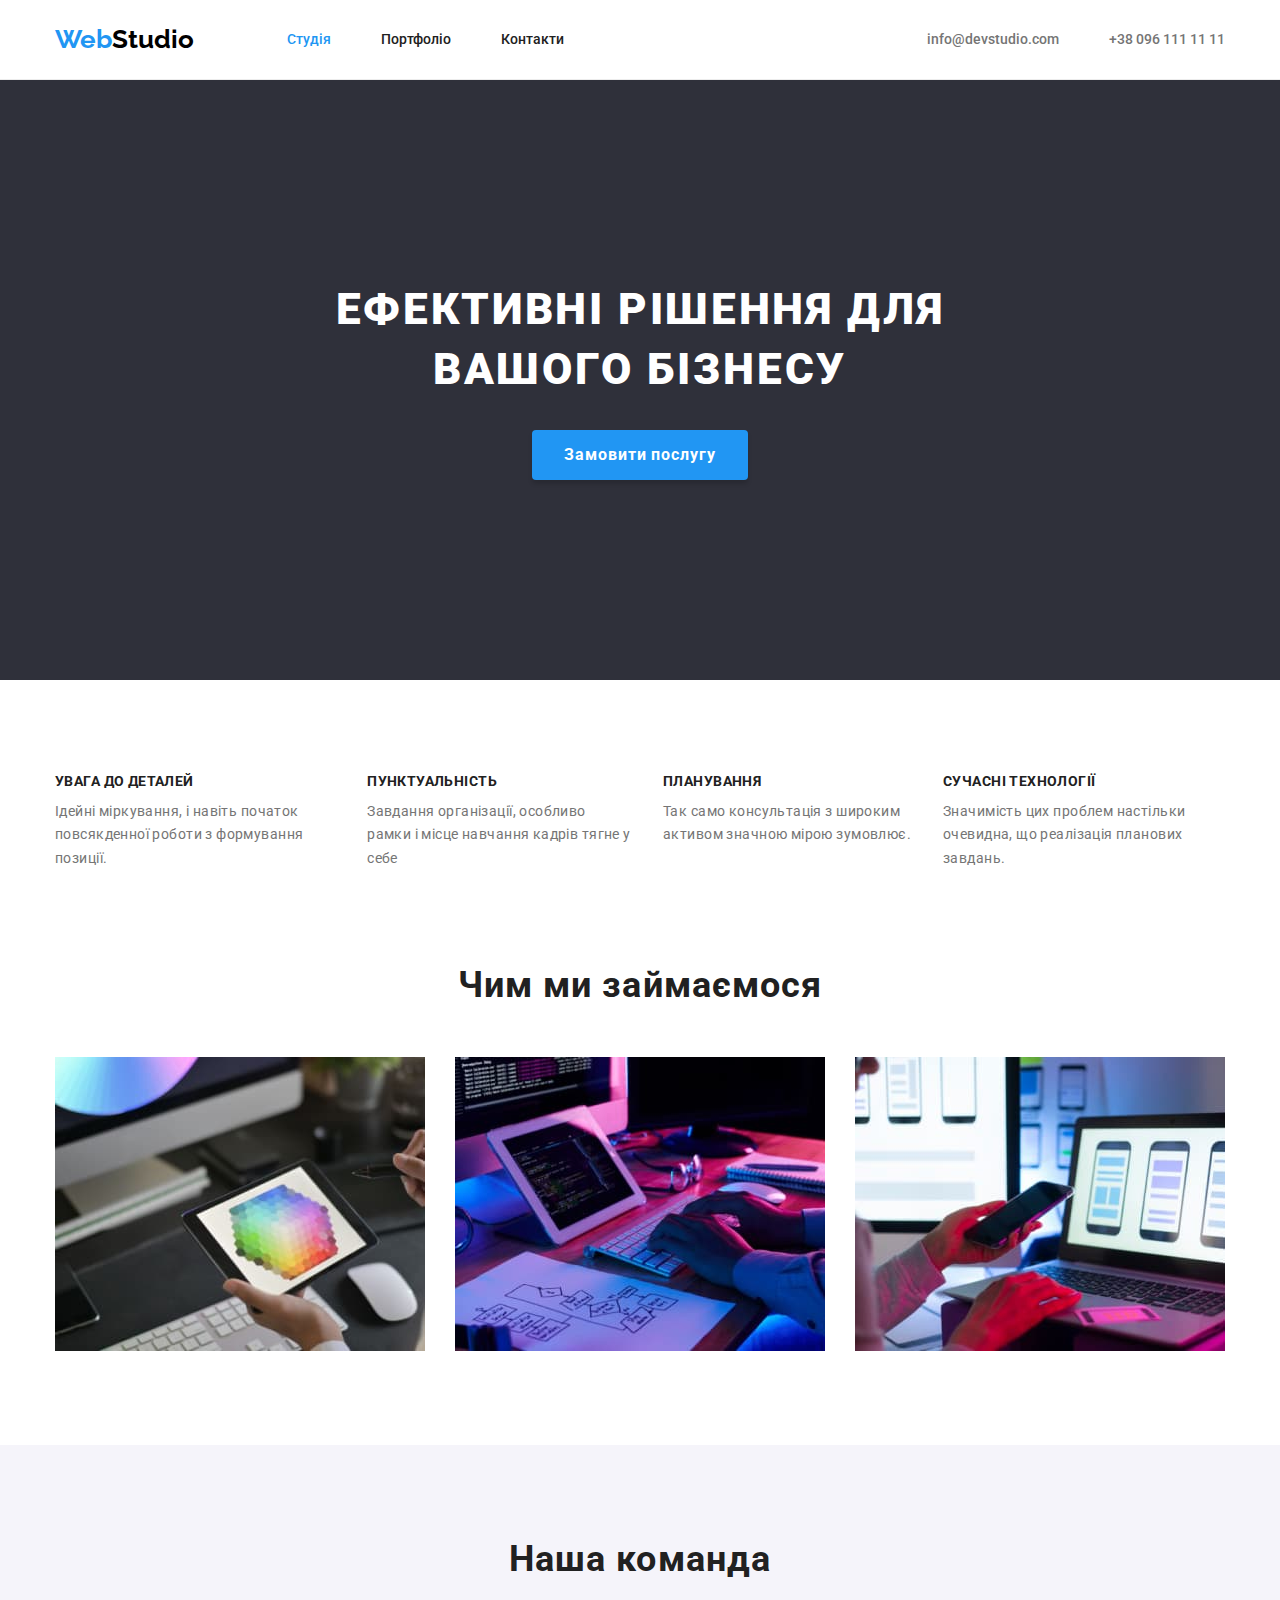
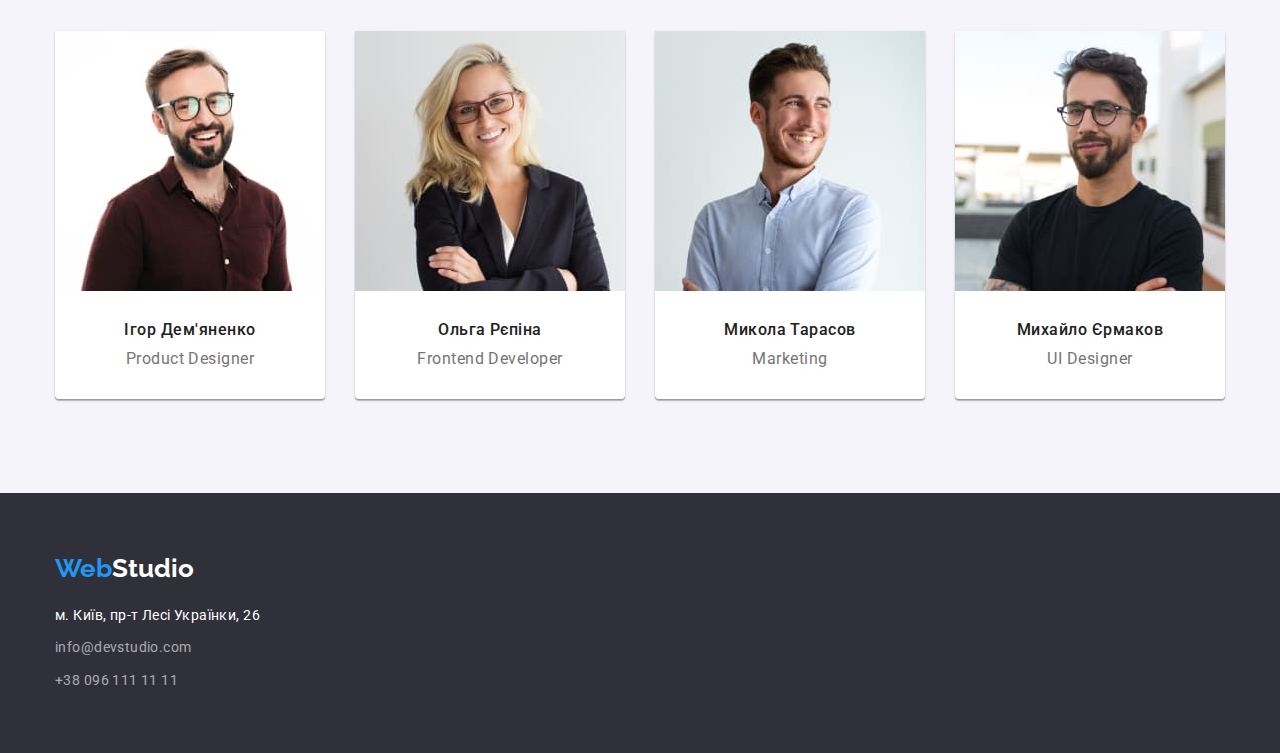
<file: index.html>
<!DOCTYPE html>
<html lang="uk">
<head>
  <meta charset="UTF-8">
  <meta http-equiv="X-UA-Compatible" content="IE=edge">
  <meta name="viewport" content="width=device-width, initial-scale=1.0">
  <title>Студія</title>
  <link rel="preconnect" href="https://fonts.googleapis.com">
  <link rel="preconnect" href="https://fonts.gstatic.com" crossorigin>
  <link href="https://fonts.googleapis.com/css2?family=Raleway:wght@700&family=Roboto:wght@400;500;700;900&display=swap"
    rel="stylesheet">
  <link rel="stylesheet" href="https://cdnjs.cloudflare.com/ajax/libs/modern-normalize/1.1.0/modern-normalize.min.css">
  <link rel="stylesheet" href="./styles/style.css">
  
</head>
<body>
  <header class="header">
    <div class="container nav-container">
      <nav class="nav-flex">
        <a href="./index.html" class="link logo-link">Web<span class="logo-part-black">Studio</span></a>
        <ul class="list nav-list">
          <li class="item"><a href="./index.html" class="link current navigation">Студія</a></li>
          <li class="item"><a href="./portfolio.html" class="link navigation">Портфоліо</a></li>
          <li class="item"><a href="4Сторінка" class="link navigation">Контакти</a></li>
        </ul>
      </nav>
      <ul class="list contacts-list">
        <li class="item"><a href="mailto:info@devstudio.com" class="link contacts-header">info@devstudio.com</a></li>
        <li class="item"><a href="tel:+380961111111" class="link contacts-header">+38 096 111 11 11</a></li>
      </ul>
    </div>
    
  </header>
  <main>
    <section class="hero">
      <div class="container">
        <h1 class="hero-title">
          Ефективні рішення для вашого бізнесу
        </h1>
        <button type="button" class="hero-btn">Замовити послугу</button>
      </div>
      
    </section>
    <section class="section properties">
      <div class="container"><h2 hidden>Переваги</h2>
      <ul class="list properties-list">
        <li class="item">
          <h3 class="properties-title">Увага до деталей</h3>
          <p class="properties-text">Ідейні міркування, і навіть початок повсякденної роботи з формування позиції.</p>
        </li>
        <li class="item">
          <h3 class="properties-title">Пунктуальність</h3>
          <p class="properties-text">Завдання організації, особливо рамки і місце навчання кадрів тягне у себе</p>
        </li>
        <li class="item">
          <h3 class="properties-title">Планування</h3>
          <p class="properties-text">Так само консультація з широким активом значною мірою зумовлює.</p>
        </li>
        <li class="item">
          <h3 class="properties-title">Сучасні технології</h3>
          <p class="properties-text">Значимість цих проблем настільки очевидна, що реалізація планових завдань.</p>
        </li>
      </ul></div>
    </section>
    <section class="section work">
      <div class="container">
        <h2 class="section-title work-title">Чим ми займаємося</h2>
        <ul class="list work-list">
          <li class="item"><img class="img-block" src="./images/3img.jpg" alt="Сучасний дизайн" width="370" height="294"></li>
          <li class="item"><img class="img-block" src="./images/1img.jpg" alt="Написання коду" width="370" height="294"></li>
          <li class="item"><img class="img-block" src="./images/2img.jpg" alt="Створення зручного інтерфейсу" width="370" height="294"></li>
        </ul>
      </div>
    </section>
    <section class="section team">
      <div class="container">
        <h2 class="section-title team-title">Наша команда</h2>
        <ul class="list team-list">
          <li class="team-member">
            <img class="img-block" src="./images/Demyanko1.jpg" alt="фото працівника" width="270" height="260">
            <div class="member-description">
              <h3 class="team-name">Ігор Дем'яненко</h3>
              <p class="team-position">Product Designer</p>
            </div>
          </li>
          <li class="team-member">
            <img class="img-block" src="./images/Repina2.jpg" alt="фото працівника" width="270" height="260">
            <div class="member-description">
              <h3 class="team-name">Ольга Рєпіна</h3>
              <p class="team-position">Frontend Developer</p>
            </div>
          </li>
          <li class="team-member">
            <img class="img-block" src="./images/Tarasov3.jpg" alt="фото працівника" width="270" height="260">
            <div class="member-description">
              <h3 class="team-name">Микола Тарасов</h3>
              <p class="team-position">Marketing</p>
            </div>
          </li>
          <li class="team-member">
            <img class="img-block" src="./images/Yermakov4.jpg" alt="фото працівника" width="270" height="260">
            <div class="member-description">
              <h3 class="team-name">Михайло Єрмаков</h3>
              <p class="team-position">UI Designer</p>
            </div>
          </li>
        </ul>
      </div>
    </section>
  </main>
  <footer class="footer">
    <div class="container">
      <a href="./index.html" class="link logo-link">Web<span class="logo-part-white">Studio</span></a>
      <address class="adress">
        <ul class="list footer-contacts">
          <li class="item"><a href="https://goo.gl/maps/nEx1NBvYDkWCobhn8" class="link google-adress" target="_blank"
              rel="noopener noreferrer nofollow">м. Київ, пр-т Лесі Українки, 26</a></li>
          <li class="item"><a href="mailto:info@devstudio.com" class="link contacts-footer">info@devstudio.com</a></li>
          <li class="item"><a href="tel:+380961111111" class="link contacts-footer">+38 096 111 11 11</a></li>
        </ul>
      </address>
    </div>
  </footer>
</body>
</html>
</file>
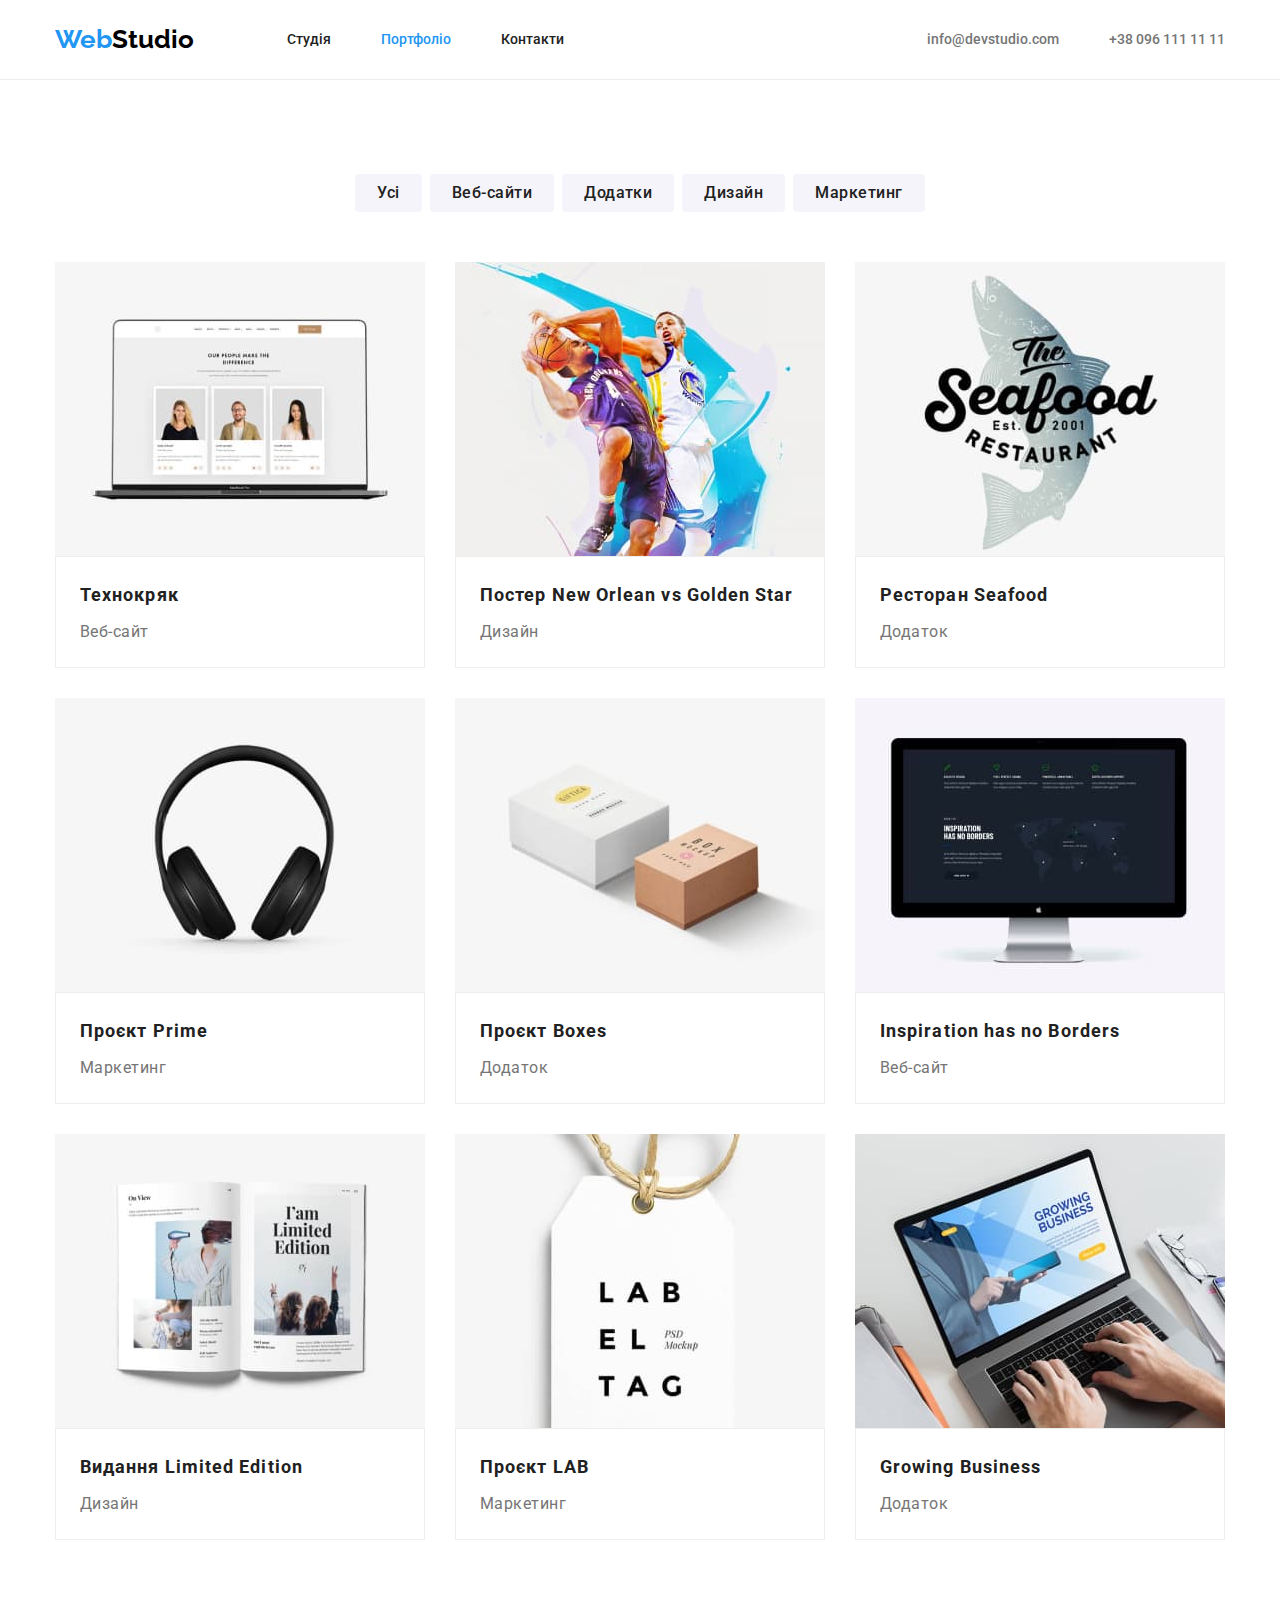
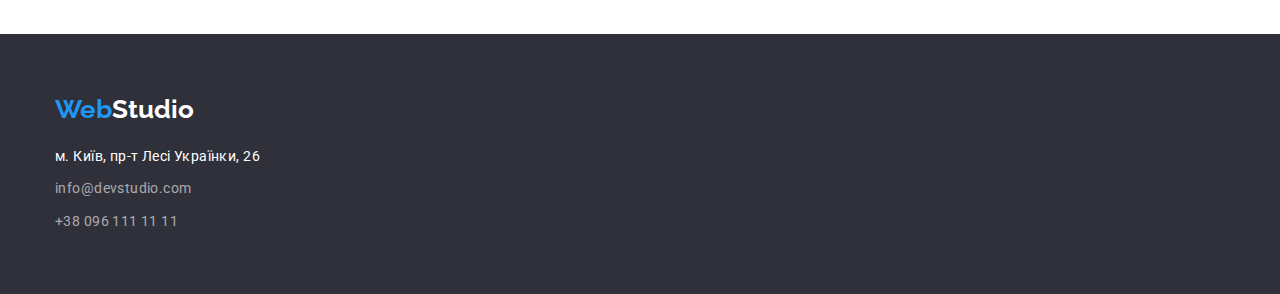
<file: portfolio.html>
<!DOCTYPE html>
<html lang="uk">
<head>
  <meta charset="UTF-8">
  <meta http-equiv="X-UA-Compatible" content="IE=edge">
  <meta name="viewport" content="width=device-width, initial-scale=1.0">
  <title>Портфоліо</title>
  <link rel="preconnect" href="https://fonts.googleapis.com">
  <link rel="preconnect" href="https://fonts.gstatic.com" crossorigin>
  <link href="https://fonts.googleapis.com/css2?family=Raleway:wght@700&family=Roboto:wght@400;500;700;900&display=swap"
    rel="stylesheet">
  <link rel="stylesheet" href="https://cdnjs.cloudflare.com/ajax/libs/modern-normalize/1.1.0/modern-normalize.min.css">
  <link rel="stylesheet" href="./styles/style.css">
</head>
<body>
  <header class="header">
    <div class="container nav-container">
      <nav class="nav-flex">
        <a href="./index.html" class="link logo-link">Web<span class="logo-part-black">Studio</span></a>
        <ul class="list nav-list">
          <li class="item"><a href="./index.html" class="link navigation">Студія</a></li>
          <li class="item"><a href="./portfolio.html" class="link current navigation">Портфоліо</a></li>
          <li class="item"><a href="4Сторінка" class="link navigation">Контакти</a></li>
        </ul>
      </nav>
      <ul class="list contacts-list">
        <li class="item"><a href="mailto:info@devstudio.com" class="link contacts-header">info@devstudio.com</a></li>
        <li class="item"><a href="tel:+380961111111" class="link contacts-header">+38 096 111 11 11</a></li>
      </ul>
    </div>
  
  </header>
  <main>
  <section class="examples-section">
    <div class="container">
      <h1 hidden>Приклади наших робіт</h1>
      <ul class="list filter-list">
        <li class="item"><button type="button" class="filter">Усі</button></li>
        <li class="item"><button type="button" class="filter">Веб-сайти</button></li>
        <li class="item"><button type="button" class="filter">Додатки</button></li>
        <li class="item"><button type="button" class="filter">Дизайн</button></li>
        <li class="item"><button type="button" class="filter">Маркетинг</button></li>
      </ul>
      <ul class="list examples-list">
        <li class="example">
          <img class="img-block bred" src="./images/img.1.portfolio.jpg" alt="Сайт проекту Технокряк" width="370" height="294">
          <div class="example-border">
            <h2 class="example-title">Технокряк</h2>
            <p class="example-type">Веб-сайт</p>
          </div>
        </li>
        <li class="example">
          <img class="img-block" src="./images/img.2.portfolio.jpg" alt="Постер New Orlean vs Golden Star" width="370" height="294">
          <div class="example-border">
            <h2 class="example-title">Постер New Orlean vs Golden Star</h2>
            <p class="example-type">Дизайн</p>
          </div>
        </li>
        <li class="example">
          <img class="img-block" src="./images/img.3.portfolio.jpg" alt="Логотип ресторану Seafood" width="370" height="294">
          <div class="example-border">
            <h2 class="example-title">Ресторан Seafood</h2>
            <p class="example-type">Додаток</p>
          </div>
        </li>
        <li class="example">
          <img class="img-block" src="./images/img.4.portfolio.jpg" alt="Чорні навушники" width="370" height="294">
          <div class="example-border">
            <h2 class="example-title">Проєкт Prime</h2>
            <p class="example-type">Маркетинг</p>
          </div>
        </li>
        <li class="example">
          <img class="img-block" src="./images/img.5.portfolio.jpg" alt="Дві коробки з логотипом проекту" width="370" height="294">
          <div class="example-border">
            <h2 class="example-title">Проєкт Boxes</h2>
            <p class="example-type">Додаток</p>
          </div>
        </li>
        <li class="example">
          <img class="img-block" src="./images/img.6.portfolio.jpg" alt="Сайт проекту Inspiration has no Borders" width="370" height="294">
          <div class="example-border">
            <h2 class="example-title">Inspiration has no Borders</h2>
            <p class="example-type">Веб-сайт</p>
          </div>
        </li>
        <li class="example">
          <img class="img-block" src="./images/img.7.portfolio.jpg" alt="Журнальна обгортка" width="370" height="294">
          <div class="example-border">
            <h2 class="example-title">Видання Limited Edition</h2>
            <p class="example-type">Дизайн</p>
          </div>
        </li>
        <li class="example">
          <img class="img-block" src="./images/img.8.portfolio.jpg" alt="Бігунок" width="370" height="294">
          <div class="example-border">
            <h2 class="example-title">Проєкт LAB</h2>
            <p class="example-type">Маркетинг</p>
          </div>
        </li>
        <li class="example">
          <img class="img-block" src="./images/img.9.portfolio.jpg" alt="Ноутбук з відкритим сайтом Growing Business" width="370" height="294">
          <div class="example-border">
            <h2 class="example-title">Growing Business</h2>
            <p class="example-type">Додаток</p>
          </div>
        </li>
      </ul>
    </div>
    
  </section>
  </main>
  <footer class="footer">
    <div class="container">
      <a href="./index.html" class="link logo-link">Web<span class="logo-part-white">Studio</span></a>
      <address class="adress">
        <ul class="list footer-contacts">
          <li class="item"><a href="https://goo.gl/maps/nEx1NBvYDkWCobhn8" class="link google-adress" target="_blank"
              rel="noopener noreferrer nofollow">м. Київ, пр-т Лесі Українки, 26</a></li>
          <li class="item"><a href="mailto:info@devstudio.com" class="link contacts-footer">info@devstudio.com</a></li>
          <li class="item"><a href="tel:+380961111111" class="link contacts-footer">+38 096 111 11 11</a></li>
        </ul>
      </address>
    </div>
  </footer>
</body>
</html>
</file>
<file: styles/style.css>
:root {
  --main-color: #212121;
  --second-color: #757575;
  --accent-color: #2196F3;
  --main-bcg-color: #ffffff;
  --second-bcg-color:#2F303A;
  
}

body {
  background-color: var(--main-bcg-color);
  color: var(--main-color);
  font-style: normal;
  font-family: 'Roboto', sans-serif;
  font-size: 14px;
}

h1, h2, h3,
h4, h5, h6,
p, ul{
  padding: 0;
  margin: 0;
}


/* general */
.img-block{
  display: block;
}

.container{
  width: 1200px;
  margin: 0 auto;
  padding: 0 15px;
}

.list{
  list-style: none;
}

.link {
  text-decoration: none;
}
.logo-link {
  color: var(--accent-color);
  font-family: 'Raleway';
  font-weight: 700;
  font-size: 26px;
  line-height: 1.19;

}
.link.current {
  color: var(--accent-color);
}

.section-title{
  font-weight: 700;
  font-size: 36px;
  line-height: 1.16;
  text-align: center;
  letter-spacing: 0.03em;
}


/* header */
.header{
  border-bottom: 1px solid #ECECEC;
  padding-top: 24px;
  padding-bottom: 24px;
}
.nav-container{
  display: flex;
  align-items: center;
}
.logo-part-black {
  color: #000000;
}
.nav-flex{
  display: flex;
}
.navigation {
  color: #212121;
  font-weight: 500;
  line-height: 1.14;
}
.navigation:hover,
.navigation:focus{
  color: var(--accent-color);
}
.nav-list{
  display: flex;
  align-items: center;
}
.nav-list {
  margin-left: 93px;
}
.nav-list .item:not(:last-child){
  margin-right: 50px;
}
.contacts-list{
  display: flex;
  margin-left: auto;
}
.contacts-list .item:not(:last-child){
  margin-right: 50px;
}
.contacts-list
.contacts-header {
  color: var(--second-color);
  font-weight: 500;
  line-height: 1.14;
}
.contacts-header:hover,
.contacts-header:focus {
  color: var(--accent-color);
}


/* main-index.html */
/* hero-section */
.hero {
  background-color: #2F303A;
  text-align: center;
  padding-top: 200px;
  padding-bottom: 200px;
}
.hero-title {
  color: #ffffff;
  text-transform: uppercase;
  font-weight: 900;
  font-size: 44px;
  line-height: 1.36;
  letter-spacing: 0.06em;
  margin-bottom: 30px;
  margin-right: auto;
  margin-left: auto;
  max-width: 696px;
  
}
.hero-btn{
  color: #ffffff;
  background-color: var(--accent-color);
  border: none;
  box-shadow: 0px 4px 4px rgba(0, 0, 0, 0.15);
  border-radius: 4px;
  min-width: 216px;
  cursor: pointer;
  padding: 10px 32px;
  font-family: 'Roboto';
  font-weight: 700;
  font-size: 16px;
  line-height: 1.875;
  letter-spacing: 0.06em;
}
.hero-btn:hover,
.hero-btn:focus{
  background-color: #188CE8;
}

/* properties-section */
.properties-list{
  display: flex;
}
.properties-list .item:not(:last-child){
  margin-right: 30px;
}
.properties{
  padding-top: 94px;
  padding-bottom: 94px;
}
.properties-title {
  margin-bottom: 10px;
  line-height: 1.14;
  letter-spacing: 0.03em;
  text-transform: uppercase;
  font-size: 14px;
}
.properties-text {
  font-size: 14px;
  line-height: 1.71;
  letter-spacing: 0.03em;
  color: var(--second-color);
}

/* work-section */
.work-list{
  display: flex;
}

.work-list .item:not(:last-child){
  margin-right: 30px;
}
.work{
  padding-bottom: 94px;
}
.work-title{
  margin-bottom: 50px;
}

/* team-section */
.team-list{
  display: flex;
}
.team-title{
  margin-bottom: 50px;
}
.team{
  background-color: #F5F4FA;
  padding-top: 94px;
  padding-bottom: 94px;
  
}
.team-member{
  background-color: #ffffff;
  box-shadow: 0px 1px 3px rgba(0, 0, 0, 0.12), 0px 1px 1px rgba(0, 0, 0, 0.14), 0px 2px 1px rgba(0, 0, 0, 0.2);
  border-radius: 0px 0px 4px 4px;
  text-align: center;
}
.team-member:not(:last-child){
  margin-right: 30px;
}
.team-name{
  font-weight: 500;
  font-size: 16px;
  line-height: 1.18;    
  letter-spacing: 0.03em;
  color: var(--main-color);
  margin-bottom: 10px;
}
.team-position {
  font-size: 16px;
  line-height: 1.18;
  letter-spacing: 0.03em;
  color: var(--second-color);
}
.member-description{
  padding-top: 30px;
  padding-bottom: 30px;
}

/* footer */
.footer{
  background-color: var(--second-bcg-color);
  padding-top: 60px;
  padding-bottom: 60px;
}
.logo-part-white{
  color: #ffffff;
}
.adress{
  font-style: normal;
}
.google-adress{
  line-height: 1.71;
  letter-spacing: 0.03em;
  color: #FFFFFF;
}
.footer-contacts{
  margin-top: 20px;
}
.footer-contacts .item:not(:last-child){
  margin-bottom: 9px;
}
.contacts-footer{
  line-height: 1.71;
  letter-spacing: 0.03em;
  color: rgba(255, 255, 255, 0.6);
}
.google-adress:hover,
.google-adress:focus,
.contacts-footer:hover,
.contacts-footer:focus{
  color: var(--accent-color);
}

/* main portfolio.html */
.examples-section{
  padding-top: 94px;
  padding-bottom: 94px;
}
.filter{
  background-color: #F5F4FA;
  border: hidden;
  border-radius: 4px;
  font-family: 'Roboto', sans-serif;
  font-weight: 500;
  font-size: 16px;
  line-height: 1.62;
  letter-spacing: 0.03em;
  color: var(--main-color);
  padding: 6px 22px;
}
.filter:hover, 
.filter:focus{
  color: #ffffff;
  background-color: var(--accent-color);
  box-shadow: 0px 3px 1px rgba(0, 0, 0, 0.1), 0px 1px 2px rgba(0, 0, 0, 0.08), 0px 2px 2px rgba(0, 0, 0, 0.12);
}
.filter-list{
  display: flex;
  justify-content: center;
  margin-bottom: 50px;
}
.filter-list .item:not(:last-child){
  margin-right: 8px;
}
.examples-list{
  display: flex;
  flex-wrap: wrap;
}
.example-title{
  font-size: 18px;
  line-height: 2;
  letter-spacing: 0.06em;
  color: var(--main-color);
  margin-bottom: 4px;
}
.example-type{
  font-size: 16px;
  line-height: 1.87;
  letter-spacing: 0.03em;
  color: var(--second-color);
}
.example{
  width: calc((100% - 60px) / 3);
  
}
.example:not(:nth-child(3n)){
  margin-right: 30px;
}
.example:not(:nth-last-child(-n + 3)){
  margin-bottom: 30px;
}
.example-border{
  border: 1px solid #EEEEEE;
  padding: 20px 24px;
}
</file>
